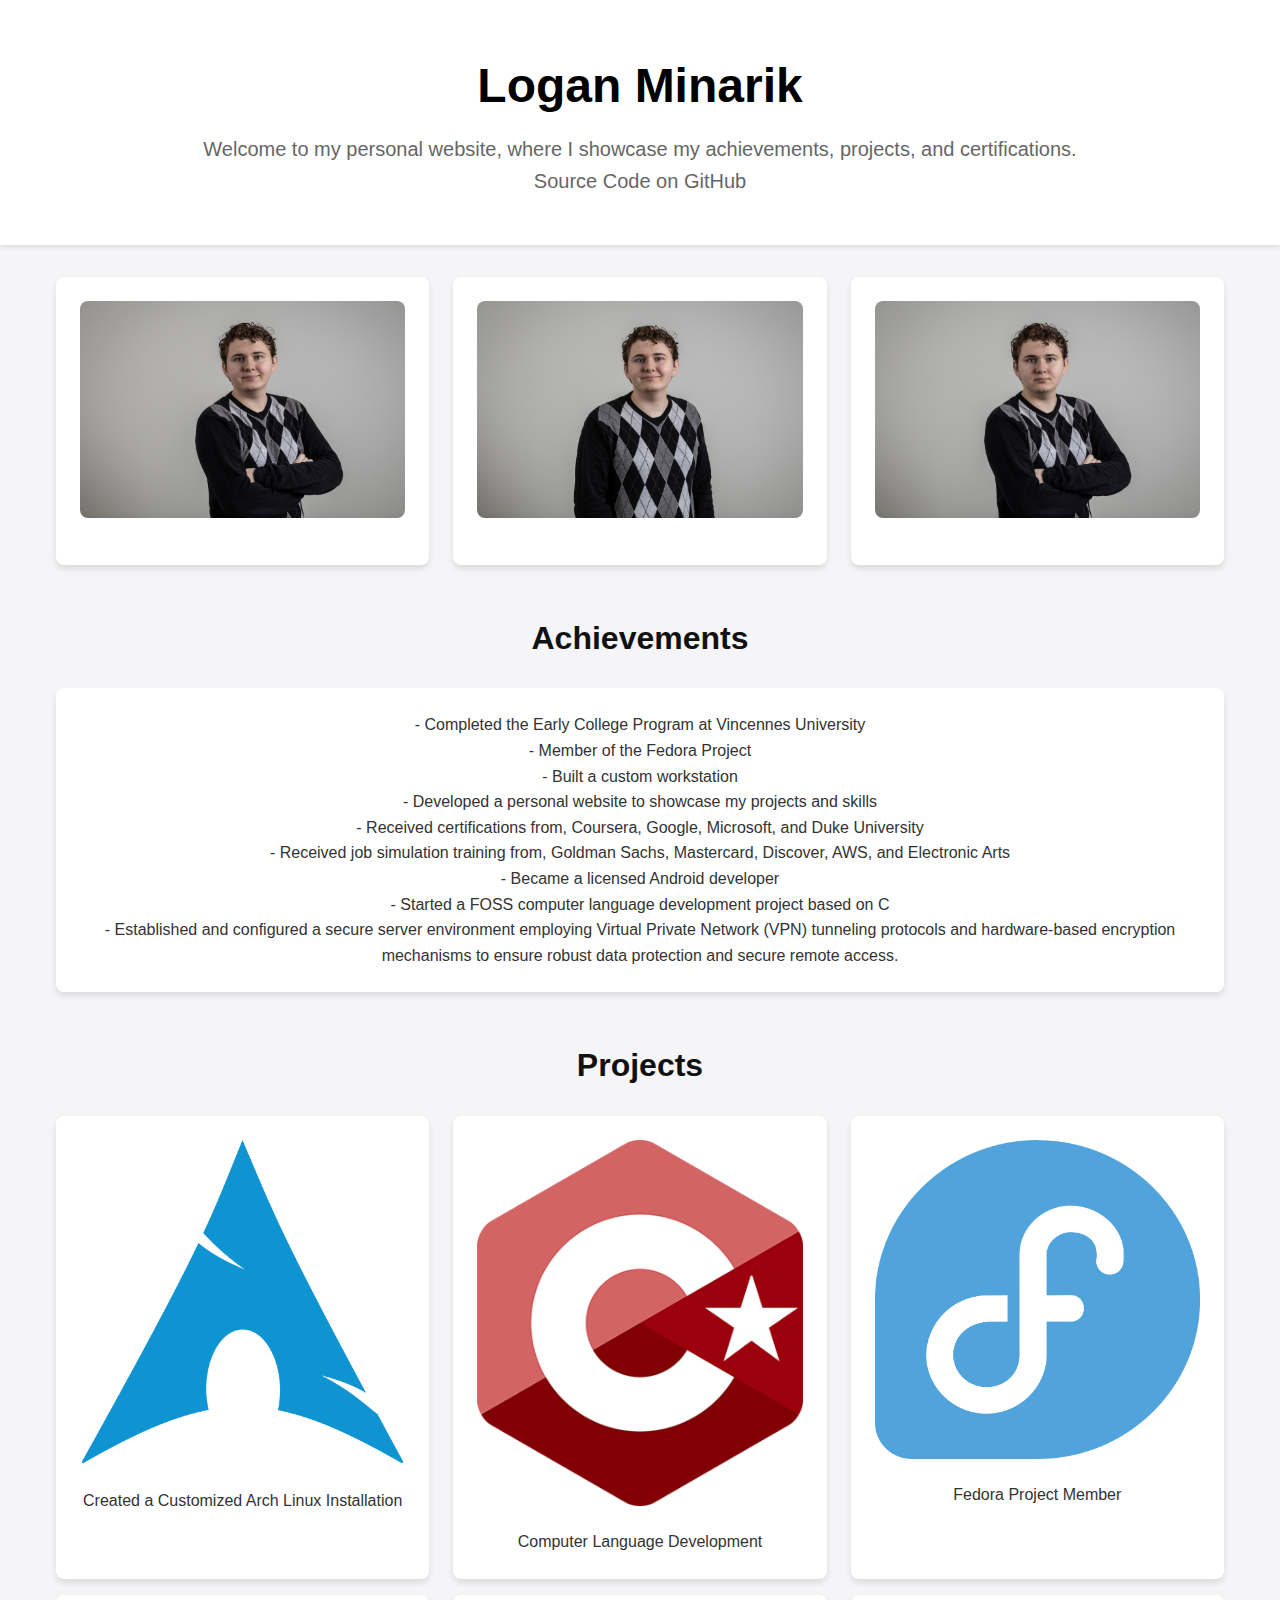
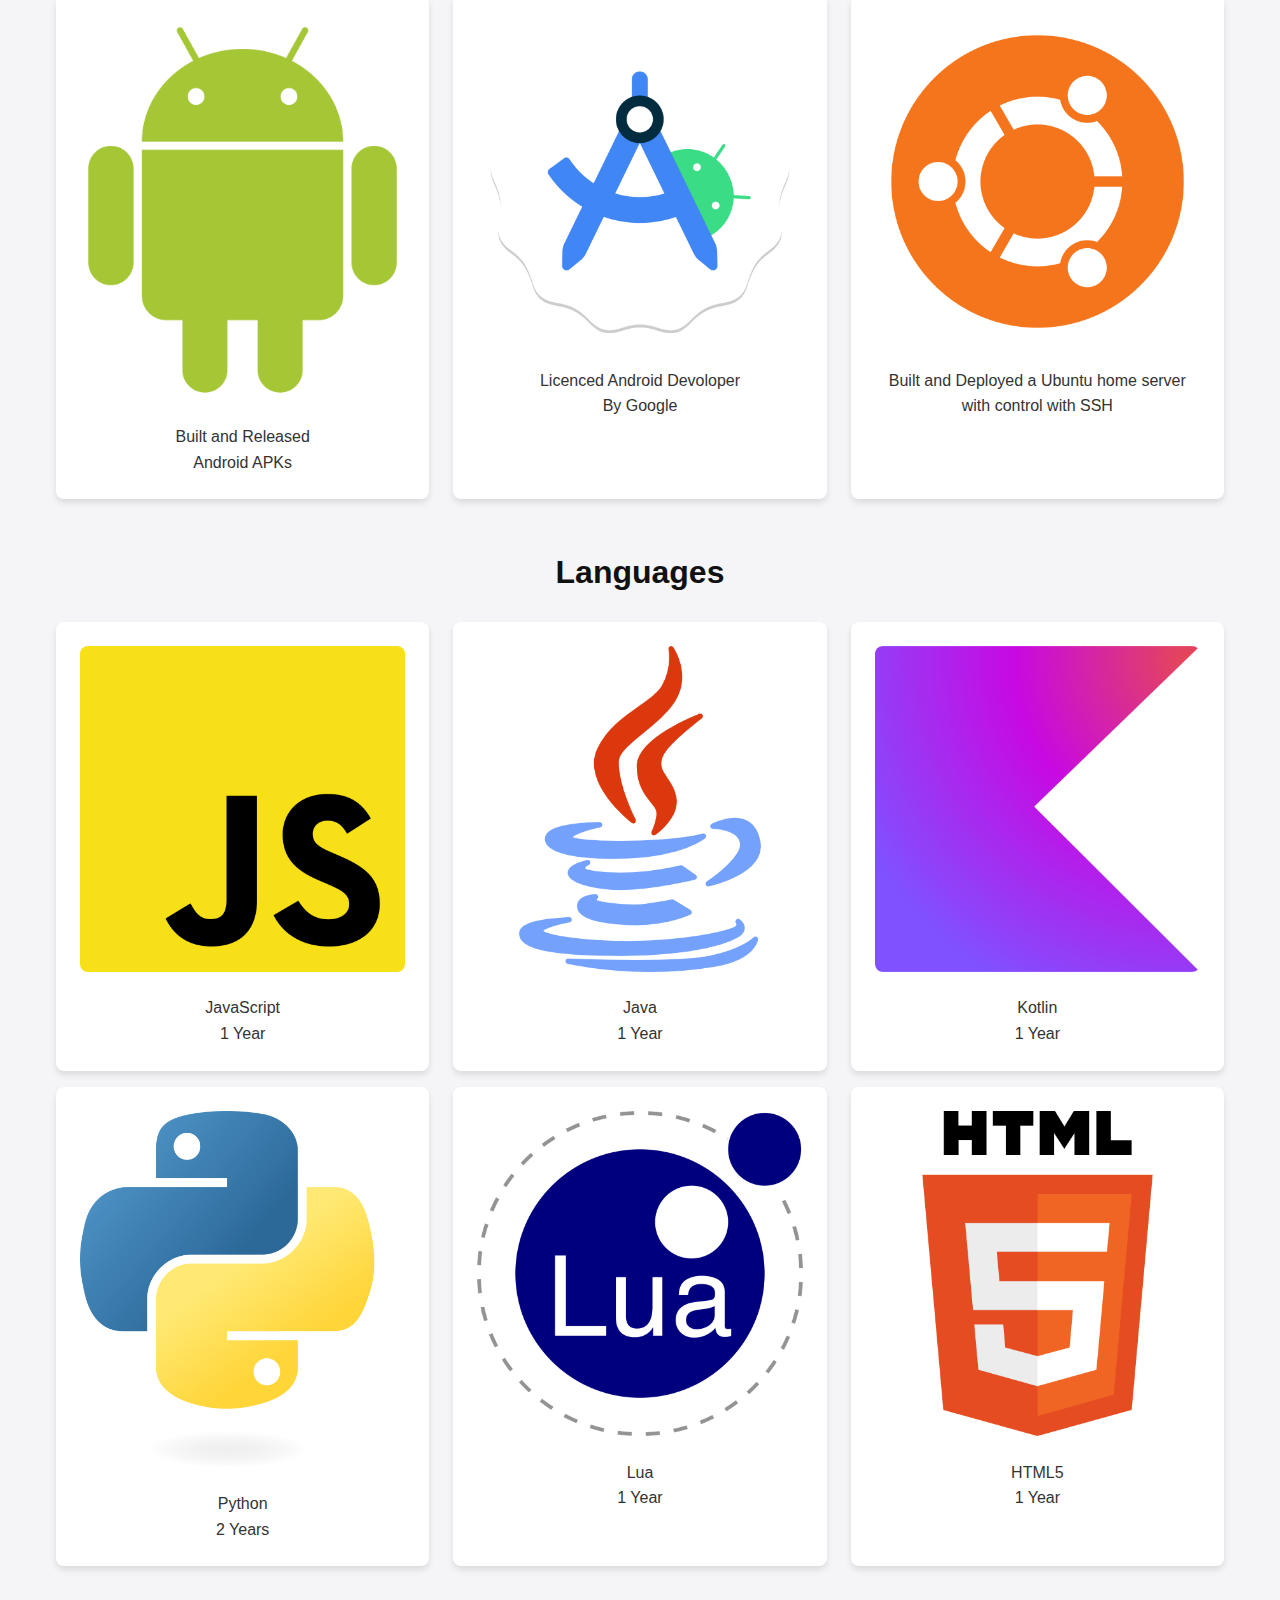
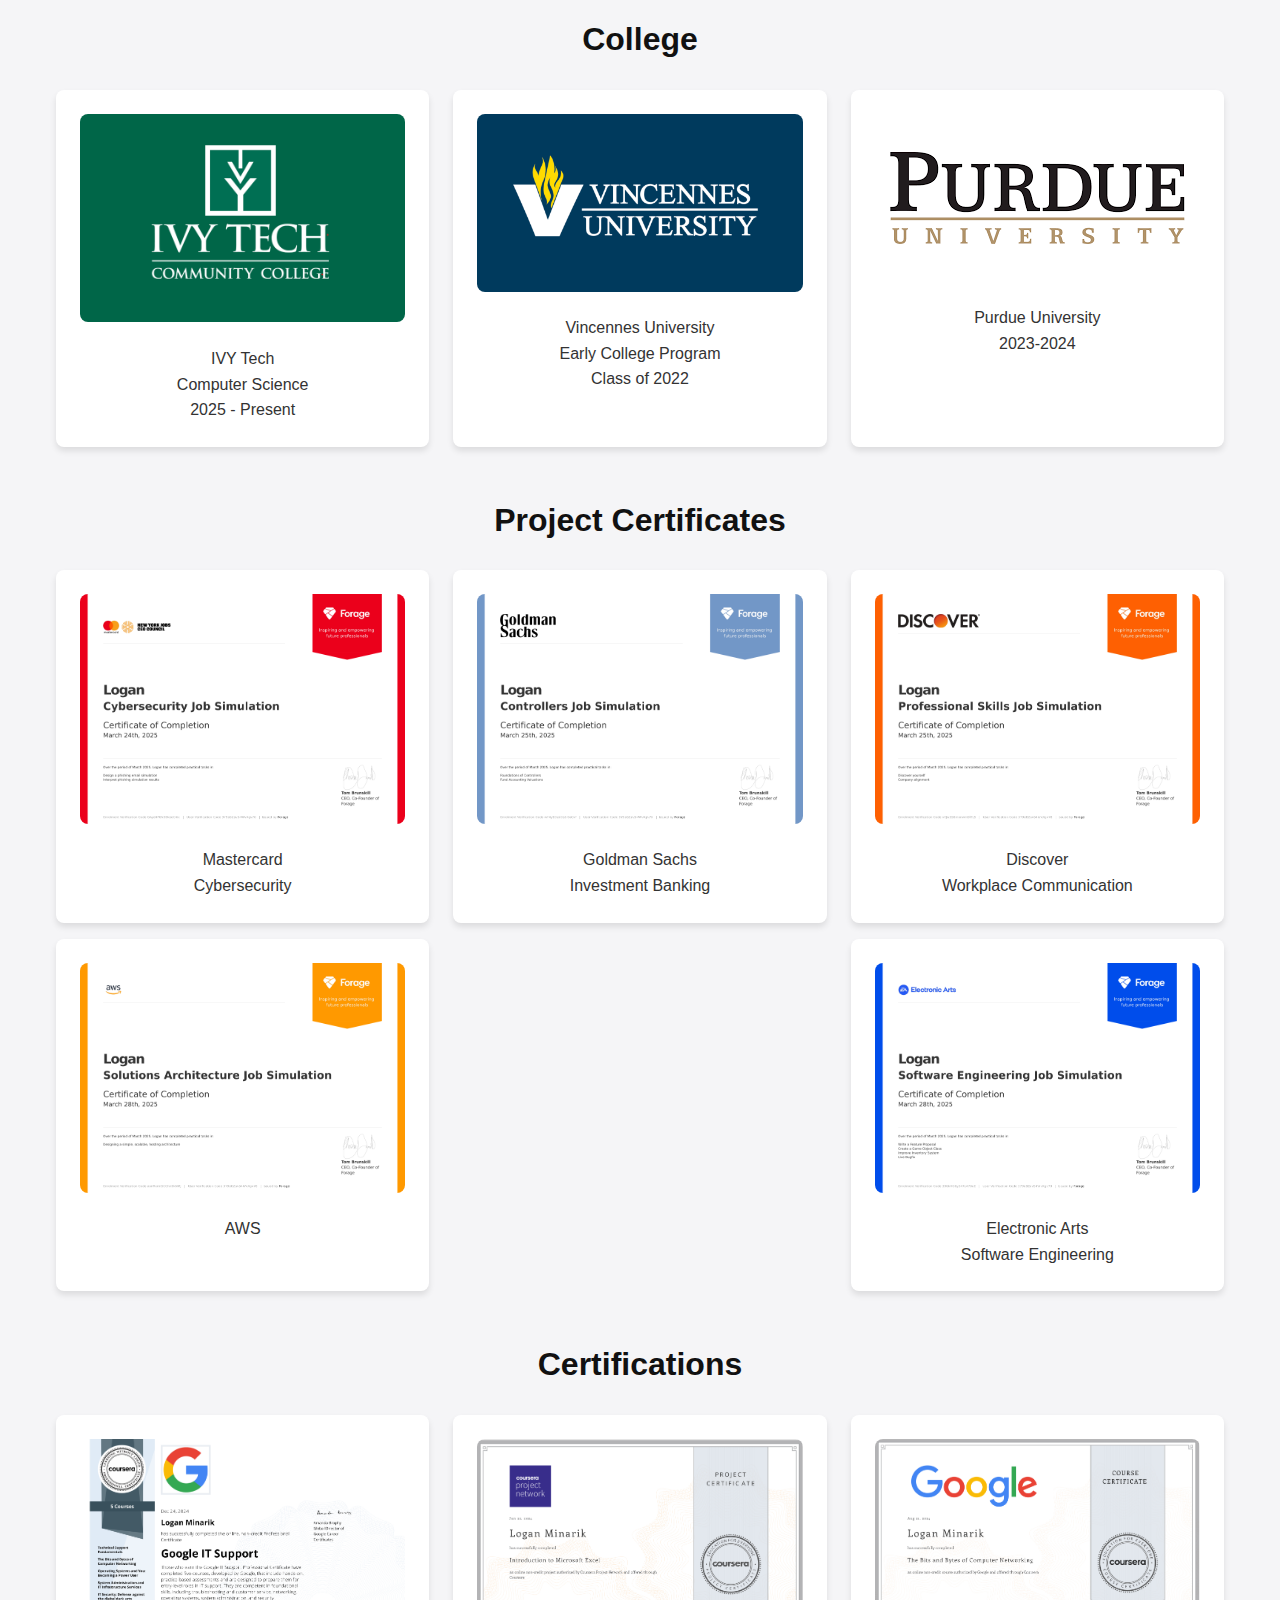
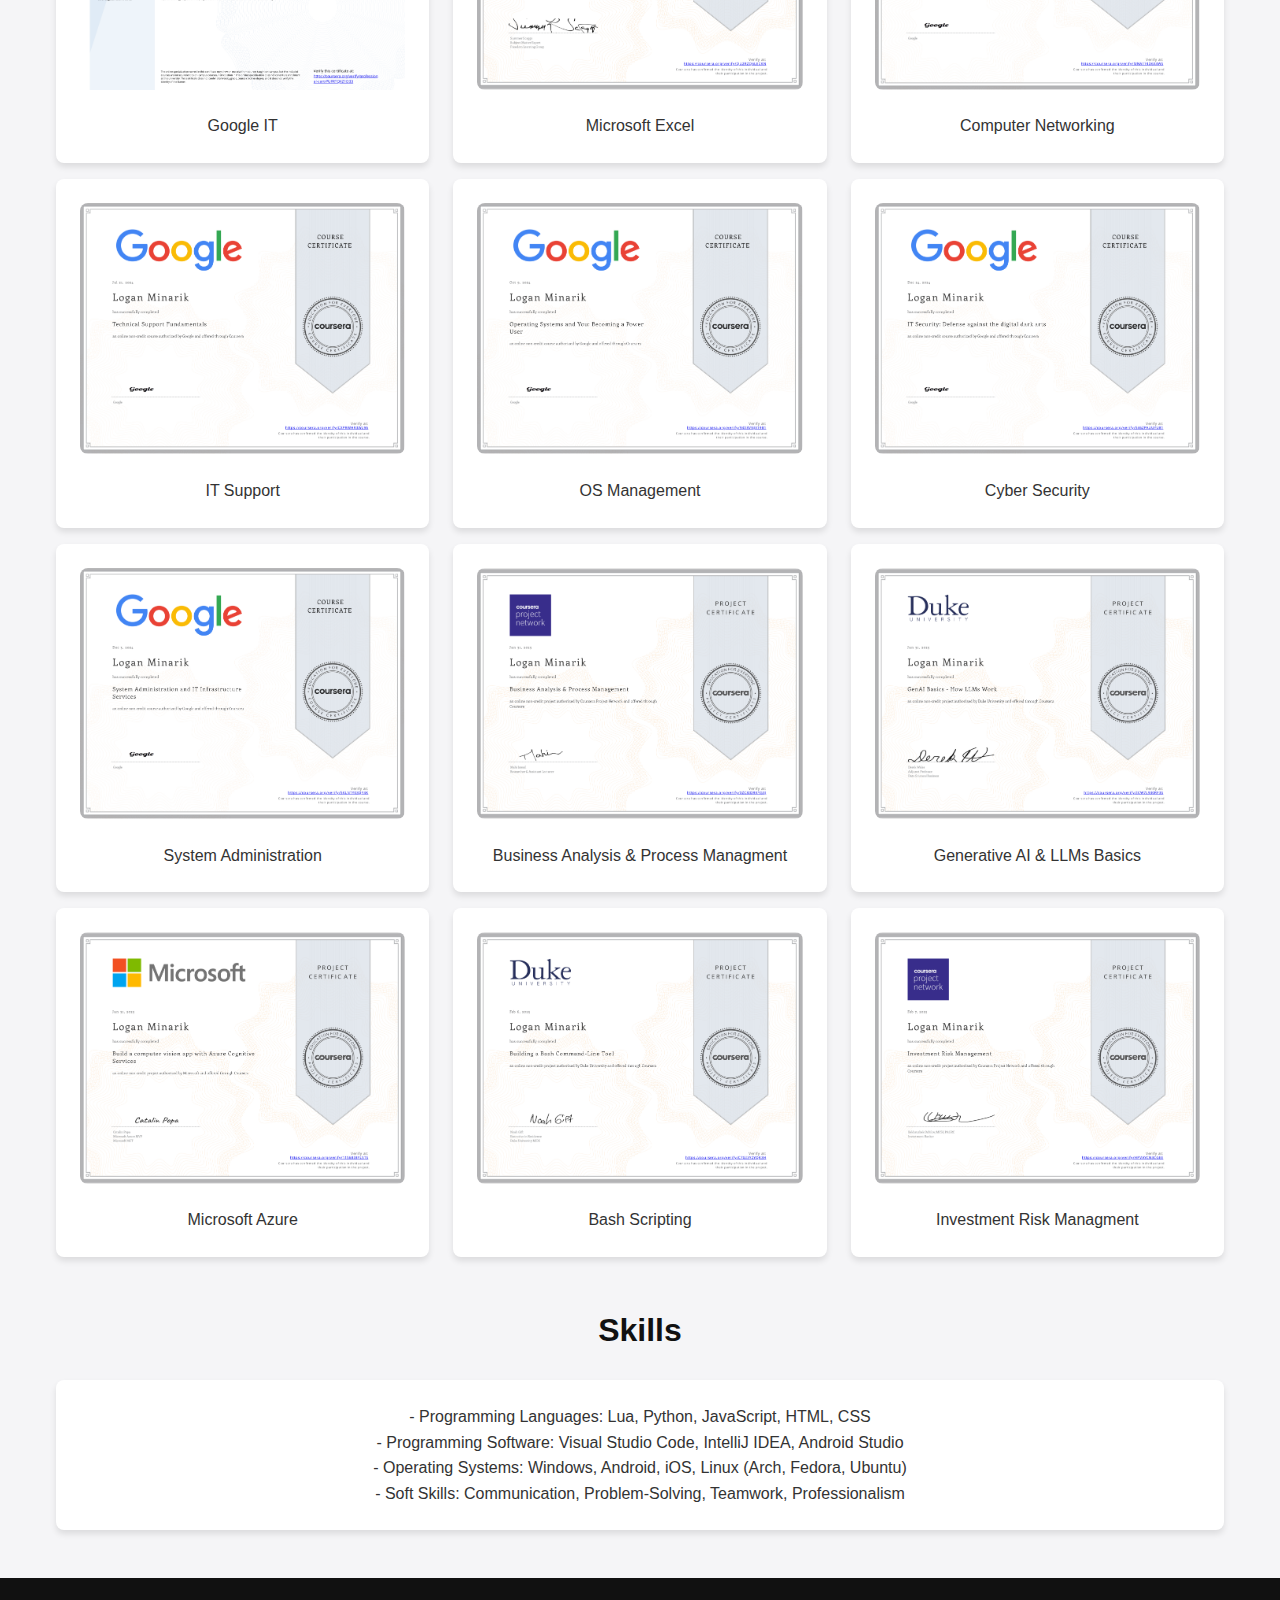
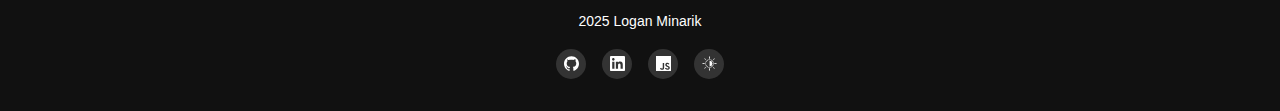
<file: index.html>
<!DOCTYPE html>
<html lang="en">
<head>
    <!-- It is ment to look similar to an Apple UI, very very nice 🦊 btw-->
     <!-- Hey so this is ment to be a free template I made and I tried to make the notes as "very human" in terms of reading, If you have any Qs reach me out at WhatsApp or Facebook since thosee are my "profesional accounts" :3-->
    <meta charset="UTF-8">
    <meta name="viewport" content="width=device-width, initial-scale=1.0">
    <title>Logan Minarik | Personal Website</title>

    
    <style>
        * {
            margin: 0;
            padding: 0;
            box-sizing: border-box;
        }

        body {
            font-family: -apple-system, BlinkMacSystemFont, "Segoe UI", Roboto, "Helvetica Neue", Arial, sans-serif;
            color: #333;
            line-height: 1.6;
            background-color: #f5f5f7;
            margin: 0;
            transition: background-color 1.5s, color 1.5s;
        }

        body.dark-mode {
            background-color: #121212;
            color: #ffffff;
            filter: invert(1);
        }
       
        body.dark-mode header,
        body.dark-mode .card,
        body.dark-mode .yapping-box,
        body.dark-mode footer {
            background-color: #2c2c2c;
            color: #ffffff;
            filter: invert(1);
        }

        body.dark-mode .social-icons a {
            background-color: #333;
            filter: none; /* Keep icons the same in both modes */
        }

        body.dark-mode .social-icons a:hover {
            background-color: #007aff;
            filter: none; /* Keep icons the same in both modes */
        }

        header {
            text-align: center;
            padding: 3rem 1rem;
            background-color: #ffffff;
            box-shadow: 0 2px 5px rgba(0, 0, 0, 0.1);
            transition: background-color 1.5s, color 1.5s;
        }

        header h1 {
            font-size: 3rem;
            color: #000;
            margin-bottom: 0.5rem;
        }

        header p {
            font-size: 1.25rem;
            color: #666;
        }

        .container {
            max-width: 1200px;
            margin: 2rem auto;
            padding: 0 1rem;
        }

        section {
            margin-bottom: 3rem;
        }

        h2 {
            font-size: 2rem;
            margin-bottom: 1.5rem;
            color: #111;
            text-align: center;
        }

        .section-content {
            display: flex;
            flex-wrap: wrap;
            justify-content: space-between;
            gap: 1rem;
        }

        .card {
            background-color: #fff;
            padding: 1.5rem;
            border-radius: 8px;
            box-shadow: 0 4px 6px rgba(0, 0, 0, 0.1);
            flex: 1 1 calc(33.333% - 1rem);
            max-width: calc(33.333% - 1rem);
            text-align: center;
            transition: transform 0.3s ease, box-shadow 0.3s ease;
            cursor: pointer;
        }
        .card:hover {
            transform: scale(1.05);
            box-shadow: 0 10px 20px rgba(0, 0, 0, 0.2);
            z-index: 10;
        }

        .card img {
            max-width: 100%;
            height: auto;
            border-radius: 8px;
            margin-bottom: 1rem;
        }

        .pdf-upload {
            margin-top: 1rem;
            display: block;
            font-size: 0.875rem;
            color: #007aff;
            text-decoration: none;
        }

        footer {
            text-align: center;
            padding: 2rem 1rem;
            background-color: #111;
            color: #fff;
            font-size: 0.875rem;
            transition: background-color 0.3s, color 0.3s;
        }
        .social-icons {
            margin-top: 1rem;
            display: flex;
            justify-content: center;
            gap: 1rem;
        }
        .darkmodeButton {
            display: inline-flex;
            align-items: center;
            justify-content: center;
            width: 30px;
            height: 30px;
            background-color: #333;
            border-radius: 50%;
            text-decoration: none;
            transition: background-color-dark 0.3s ease;
        }
        .darkmodeButton img {
            width: 15px;
            height: 15px;
            filter: invert(1);
        }
        .social-icons a {
            display: inline-flex;
            align-items: center;
            justify-content: center;
            width: 30px;
            height: 30px;
            background-color: #333;
            border-radius: 50%;
            text-decoration: none;
            transition: background-color 0.3s ease, background-color 0.3s, color 0.3s;
        }

        .social-icons a img {
            width: 15px;
            height: 15px;
            filter: invert(1);
        }

        .social-icons a:hover {
            background-color: #007aff;
        }
        .yapping-box {
    background-color: #ffffff;
    color: #333;
    padding: 1.5rem;
    border-radius: 8px;
    box-shadow: 0 4px 6px rgba(0, 0, 0, 0.1);
    text-align: center;
    transition: background-color 1.5s, color 1.5s;
}


    </style>
</head>
<body>
     <script src="backend.js"></script>
     <script src="games/Untitled-3.pyowo"></script>
    <header>
        <h1>Logan Minarik</h1>
        <p>Welcome to my personal website, where I showcase my achievements, projects, and certifications.</p>
        <p>Source Code on GitHub</p>
        
    </header>

    <main class="container">
        <section>
            <div class="section-content">
                <div class="card">
                    <img src="pictures/HeadShots/ivy-02-11-25-9125.jpg" alt="Profile Picture">
                </div>
                <div class="card">
                    <img src="pictures/HeadShots/ivy-02-11-25-9126.jpg" alt="Profile Picture">
                </div>
                <div class="card">
                    <img src="pictures/HeadShots/ivy-02-11-25-9124.jpg" alt="Profile Picture">
                </div>

            </div>
        </section>
        
        <section>
            <h2>Achievements</h2>
            <div class="yapping-box">
                <p>
                    - Completed the Early College Program at Vincennes University<br>
                    - Member of the Fedora Project<br>
                    - Built a custom workstation<br>
                    - Developed a personal website to showcase my projects and skills<br>
                    - Received certifications from, Coursera, Google, Microsoft, and Duke University<br>
                    - Received job simulation training from, Goldman Sachs, Mastercard, Discover, AWS, and Electronic Arts<br>
                    - Became a licensed Android developer<br>
                    - Started a FOSS computer language development project based on C<br>
                    - Established and configured a secure server environment employing Virtual Private Network (VPN)
                     tunneling protocols and hardware-based encryption mechanisms to ensure robust data protection
                      and secure remote access.<br>
                </p>
            </div>
        </section>

        <section>
            <h2>Projects</h2>
            <div class="section-content">
                <div class="card">
                    <img src="icons/archlinux.png" alt="Project Image">
                    <p>Created a Customized Arch Linux Installation</p>
                </div>
                <!-- Note for self add more cards as needed -->
                <div class="card">
                    <img href="https://www.linkedin.com/in/logan-minarik-9897492a4/" src="icons/C★_Logo.png" alt="Project Image">
                    <p>Computer Language Development</p>
                </div>

                <div class="card">
                    <img src="icons/Fedora_icon_(2021).png" alt="Project Image">
                    <p>Fedora Project Member</p>
                </div>
                <div class="card">
                    <img src="icons/Android.png" alt="Project Image">
                    <p>Built and Released</p>
                    <p>Android APKs</p>
                </div> 
                <div class="card">
                    <img src="icons/AndroidStudio.png" alt="Project Image">
                    <p>Licenced Android Devoloper</p>
                    <p>By Google</p>
                    
                </div>
                <div class="card">
                    <img src="icons/Ubuntu.png" alt="Project Image">
                    <p>Built and Deployed a Ubuntu home server with control with SSH</p>
                </div>
            </div>
            
        </section>

        <section>
            <h2>Languages</h2>
            <div class="section-content">
            

            <div class="card">
                <img src="icons/JavaScript.png" alt="Project Image">
                <p>JavaScript</p>
                <p>1 Year</p>
                <!-- started back in 2021-->
                <!-- the time is referenced from 2025, starting with Kotlin making it year 1-->
            </div>
            <div class="card">
                <img src="icons/Java.png" alt="Project Image">
                <p>Java</p>
                <p>1 Year</p>
            </div>
            <div class="card">
                <img src="icons/Kotlin.png" alt="Project Image">
                <p>Kotlin</p>
                <p>1 Year</p>
            </div>
            <div class="card">
                <img src="icons/Python.png" alt="Project Image">
                <p>Python</p>
                <p>2 Years</p>
            </div>
            <div class="card">
                <img src="icons/Lua.png" alt="Project Image">
                <p>Lua</p>
                <p>1 Year</p>
            </div>
            <div class="card">
                <img src="icons/HTML5.png" alt="Project Image">
                <p>HTML5</p>
                <p>1 Year</p>
        </section>

        <section>
            <h2>College</h2>
            <div class="section-content">
                <div class="card">
                    <img src="icons/Ivy-tech-hori.webp" alt="College Image">
                    <p>IVY Tech</p>
                    <p>Computer Science</p>
                    <p>2025 - Present</p>
                </div>
                <div class="card">
                    <img src="icons/Screen-Shot-2023-02-27-at-6.23.55-PM.png" alt="College Image">
                    <p>Vincennes University</p>
                    <p>Early College Program</p>
                    <p>Class of 2022</p>
                </div>
                <div class="card">
                    <img src="icons/Purdue.png" alt="College Image">
                    <p>Purdue University</p>
                    <p></p>
                    <p>2023-2024</p>
                </div>
                <!-- Hehe same as last add more cards as needed -->
            </div>
        </section>

        <section>
            <h2>Project Certificates</h2>
            <div class="section-content">
                <div class="card">
                    <img src="pdfs→png/MasterCardCybersecurityJobSim.png" alt="Project Image">
                    <p>Mastercard</p>
                    <p>Cybersecurity</p>
                </div>

                <div class="card">
                    <img src="pdfs→png/Forage Goldman Sachs.png" alt="Project Image">
                    <p>Goldman Sachs</p>
                    <p>Investment Banking</p>
                </div>
                <div class="card">
                    <img src="pdfs→webp/Forage Discover.webp" alt="Project Image">
                    <p>Discover</p>
                    <p>Workplace Communication</p>
                </div>
                <div class="card">
                    <img src="pdfs→png/Forage AWS.png" alt="Project Image">
                    <p>AWS</p>
                    <p></p>
                </div>
                <div class="card">
                    <img src="pdfs→png/Forage EA.png" alt="Project Image">
                    <p>Electronic Arts</p>
                    <p>Software Engineering</p>
                </div>
            </div>
        </section>

        <section>
            <h2>Certifications</h2>
            <div class="section-content">
                <div class="card">
                    <img src="pdfs→png/Coursera PUFRTQXZ1D33.png" alt="Project Image">
                    <p>Google IT</p>
                    <a class="image/png" img src="Coursera PUFRTQXZ1D33.png" target=""></a>
                
                </div>
                <div class="card">
                    <img src="pdfs→png/Coursera QU2RZQ6LECKN.png" alt="Project Image">
                    <p>Microsoft Excel</p>
                    <a class="image/png" img src="Coursera PUFRTQXZ1D33.png" target=""></a>
                
                </div>
                <div class="card">
                    <img src="pdfs→png/Coursera MNA174D6X4WS.png" alt="Project Image">
                    <p>Computer Networking</p>
                    <a class="image/png" img src="Coursera PUFRTQXZ1D33.png" target=""></a>
                
                </div>
                <div class="card">
                    <img src="pdfs→png/Coursera CXPRWHR3WL9A.png" alt="Project Image">
                    <p>IT Support</p>
                    <a class="image/png" img src="Coursera PUFRTQXZ1D33.png" target=""></a>
                
                </div>
                <div class="card">
                    <img src="pdfs→png/Coursera 94V8VNJX19B1.png" alt="Project Image">
                    <p>OS Management</p>
                    <a class="image/png" img src="Coursera PUFRTQXZ1D33.png" target=""></a>
                
                </div>
                <div class="card">
                    <img src="pdfs→png/Coursera 546ZPAUUYU81.png" alt="Project Image">
                    <p>Cyber Security</p>
                    <a class="image/png" img src="Coursera PUFRTQXZ1D33.png" target=""></a>
                
                </div>
                <div class="card">
                    <img src="pdfs→png/Coursera 5KLNTY03QY4K.png" alt="Project Image">
                    <p>System Administration</p>
                    <a class="image/png" img src="Coursera PUFRTQXZ1D33.png" target=""></a>
                
                </div>
                <div class="card">
                    <img src="pdfs→png/Coursera XZC8IDRKYGXJ.png" alt="Project Image">
                    <p>Business Analysis & Process Managment</p>
                    <a class="image/png" img src="Coursera PUFRTQXZ1D33.png" target=""></a>
                </div>
                <div class="card">
                    <img src="pdfs→png/Coursera ICW7L930RF3S.png" alt="Project Image">
                    <p>Generative AI & LLMs Basics</p>
                    <a class="image/png" img src="Coursera PUFRTQXZ1D33.png" target=""></a>
                </div>
                
                <div class="card">
                    <img src="pdfs→png/Coursera 11S6BIBYLSTS.png" alt="Project Image">
                    <p>Microsoft Azure</p>
                    <a class="image/png" img src="Coursera PUFRTQXZ1D33.png" target=""></a>
                </div>
                <div class="card">
                    <img src="pdfs→png/Coursera C7GI3Y2YQK3H.png" alt="Project Image">
                    <p>Bash Scripting</p>
                    <a class="image/png" img src="Coursera PUFRTQXZ1D33.png" target=""></a>
                </div>
                <div class="card">
                    <img src="pdfs→png/Coursera HPVAYCN3CGEE.png" alt="Project Image">
                    <p>Investment Risk Managment</p>
                    <a class="image/png" img src="Coursera PUFRTQXZ1D33.png" target=""></a>
                </div>
            </div>
        <!-- Add more cards as needed :3 -->
        </section>
        <section>
            <h2>Skills</h2>
            <div class="yapping-box">
                <p>
                    - Programming Languages: Lua, Python, JavaScript, HTML, CSS<br>
                    - Programming Software: Visual Studio Code, IntelliJ IDEA, Android Studio<br>
                    - Operating Systems: Windows, Android, iOS, Linux (Arch, Fedora, Ubuntu)<br>
                    - Soft Skills: Communication, Problem-Solving, Teamwork, Professionalism<br>
                    
                </p>
            </div>
        </section>
    </main>

    <footer>
        2025 Logan Minarik
        <div class="social-icons">
            <a href="https://github.com/LoganMinarik" target="_blank"><img src="icons/github.svg" alt="GitHub"></a>
            <a href="https://www.linkedin.com/in/logan-minarik-9897492a4/" target="_blank"><img src="icons/linkedin.svg" alt="LinkedIn"></a>
            <a href="https://loganminarik.github.io/DungeonJS/" target="_blank"><img src="icons/javascript.svg" alt="Game"></a>
            <a herf="dark-mode-toggle" id="dark-mode-toggle" target="_blank"><img src ="icons/darkmode.png"></a>  
        </div>
            <!-- Add more icons here -->
    </footer>
</body>
</html>
<!--To anyone reading this, Thankyou-->
</file>
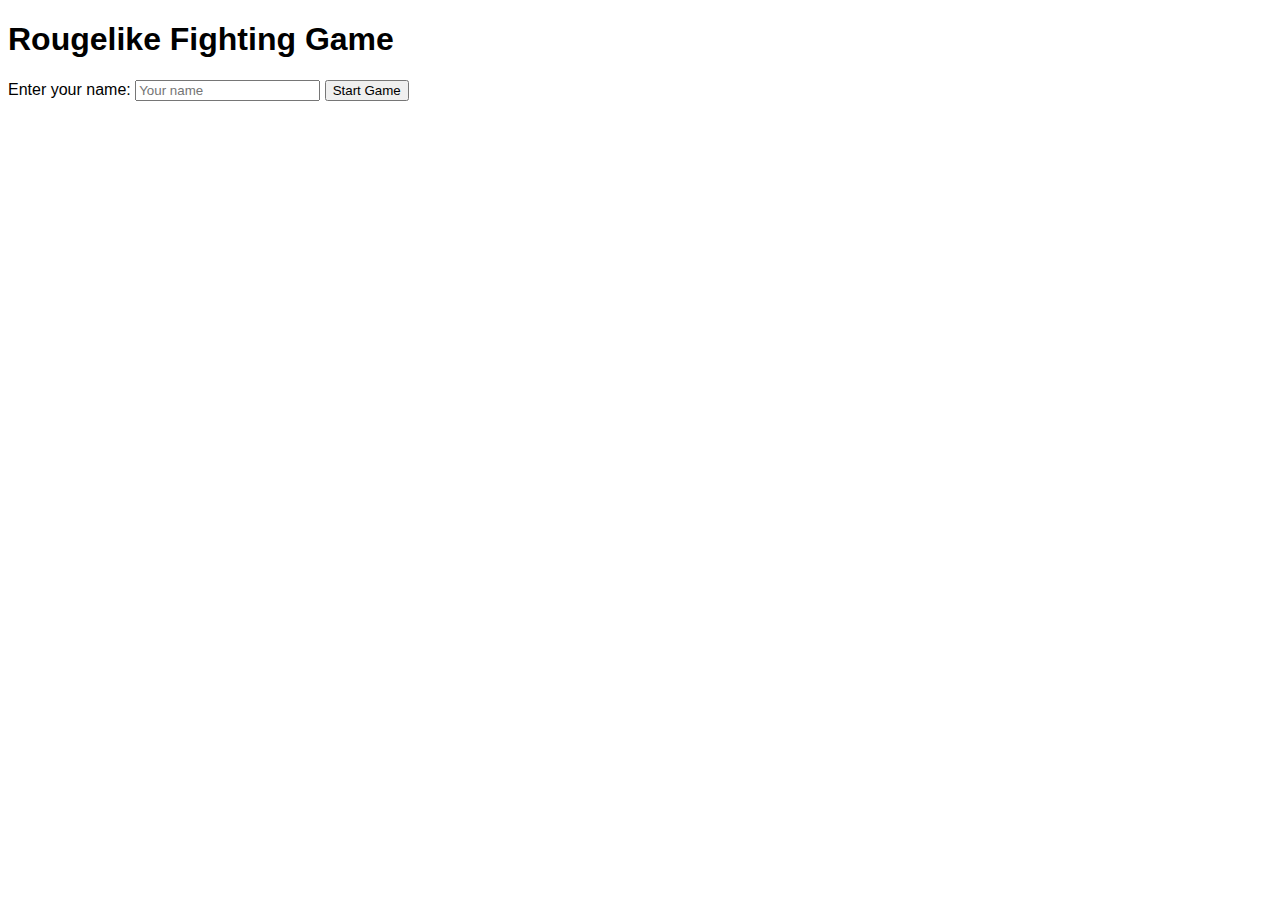
<file: games/game.html>
<!DOCTYPE html>
<html lang="en">
<head>
  <meta charset="UTF-8">
  <meta name="viewport" content="width=device-width, initial-scale=1.0">
  <title>Rougelike Fighting Game</title>
  <style>
    body { font-family: Arial, sans-serif; }
    .game-container { margin-top: 20px; }
    .stats { margin-bottom: 20px; }
  </style>
</head>
<body>
  <h1>Rougelike Fighting Game</h1>
  
  <div id="start-game">
    <label for="player-name">Enter your name:</label>
    <input type="text" id="player-name" placeholder="Your name">
    <button onclick="startGame()">Start Game</button>
  </div>

  <div id="game" class="game-container" style="display:none;">
    <div class="stats">
      <p id="player-stats"></p>
      <p id="enemy-stats"></p>
    </div>
    
    <div id="combat-actions">
      <button onclick="fireball()">Fireball</button>
      <button onclick="heal()">Heal</button>
      <button onclick="swordAttack()">Sword Attack</button>
      <button onclick="block()">Block</button>
    </div>

    <div id="game-result"></div>
  </div>

  <script>
    let player = {
      name: '',
      health: 100,
      magic: 100,
      reviveCrystals: 5,
      level: 0
    };

    let enemy = {
      name: '',
      health: 50,
      attack: 10
    };

    function startGame() {
      player.name = document.getElementById("player-name").value;
      if (!player.name) {
        alert("Please enter a name.");
        return;
      }

      document.getElementById("start-game").style.display = 'none';
      document.getElementById("game").style.display = 'block';
      
      // Generate a random enemy
      generateEnemy();

      updateStats();
    }

    function generateEnemy() {
      // Randomly choose an enemy type
      const enemyTypes = ['Goblin', 'Orc', 'Dragon'];
      const randomType = enemyTypes[Math.floor(Math.random() * enemyTypes.length)];

      // Set enemy stats based on the type
      enemy.name = randomType;
      switch (randomType) {
        case 'Goblin':
          enemy.health = 30 + Math.floor(Math.random() * 20); // Health between 30 and 50
          enemy.attack = 5 + Math.floor(Math.random() * 5); // Attack between 5 and 10
          break;
        case 'Orc':
          enemy.health = 60 + Math.floor(Math.random() * 30); // Health between 60 and 90
          enemy.attack = 10 + Math.floor(Math.random() * 10); // Attack between 10 and 20
          break;
        case 'Dragon':
          enemy.health = 120 + Math.floor(Math.random() * 80); // Health between 120 and 200
          enemy.attack = 20 + Math.floor(Math.random() * 20); // Attack between 20 and 40
          break;
      }
    }
//     Update stats :3
    function updateStats() {
      document.getElementById("player-stats").innerHTML = `
        <strong>${player.name}'s Stats:</strong><br>
        Health: ${player.health} | Magic: ${player.magic} | Revive Crystals: ${player.reviveCrystals} | Level: ${player.level}
      `;
      document.getElementById("enemy-stats").innerHTML = `
        <strong>${enemy.name} Stats:</strong><br>
        Health: ${enemy.health} | Attack: ${enemy.attack}
      `;
    }
//     Fireball logic :3
    function fireball() {
      if (player.magic >= 5) {
        player.magic -= 5;
        enemy.health -= 15;
        updateStats();
        checkCombatStatus();
      } else {
        alert("Not enough magic!");
      }
    }
//     Heal logic :3
    function heal() {
      if (player.magic >= 5) {
        player.magic -= 5;
        player.health += 15;
        if (player.health > 100) player.health = 100; // Cap at max health
        updateStats();
      } else {
        alert("Not enough magic!");
      }
    }
//     Sword attack logic :3
    function swordAttack() {
      enemy.health -= 10;
      updateStats();
      checkCombatStatus();
    }

    function block() {
      // Block logic would be handled in enemy turn :3
      alert("You block the next incoming attack!");
    }

    function checkCombatStatus() {
      if (enemy.health <= 0) {
        document.getElementById("game-result").innerHTML = `<h2>You defeated the ${enemy.name}!</h2>`;
        return;
      }

      // Enemy's turn (simple attack logic)
      if (Math.random() < 0.5) {
        if (player.health > 0) {
          player.health -= enemy.attack;
          alert(`${enemy.name} attacks you for ${enemy.attack} damage!`);
          updateStats();
        }
      }
//       Check if player has died :3
      if (player.health <= 0) {
        if (player.reviveCrystals > 0) {
          let useRevive = confirm("You have died! Use a revive crystal?");
          if (useRevive) {
            player.reviveCrystals -= 1;
            player.health = 100;
            updateStats();
          } else {
            document.getElementById("game-result").innerHTML = "<h2>Game Over! You gave up.</h2>";
          }
        } else {
          document.getElementById("game-result").innerHTML = "<h2>Game Over! You have no revive crystals left.</h2>";
        }
      }
    }
  </script>
</body>
</html>
</file>
